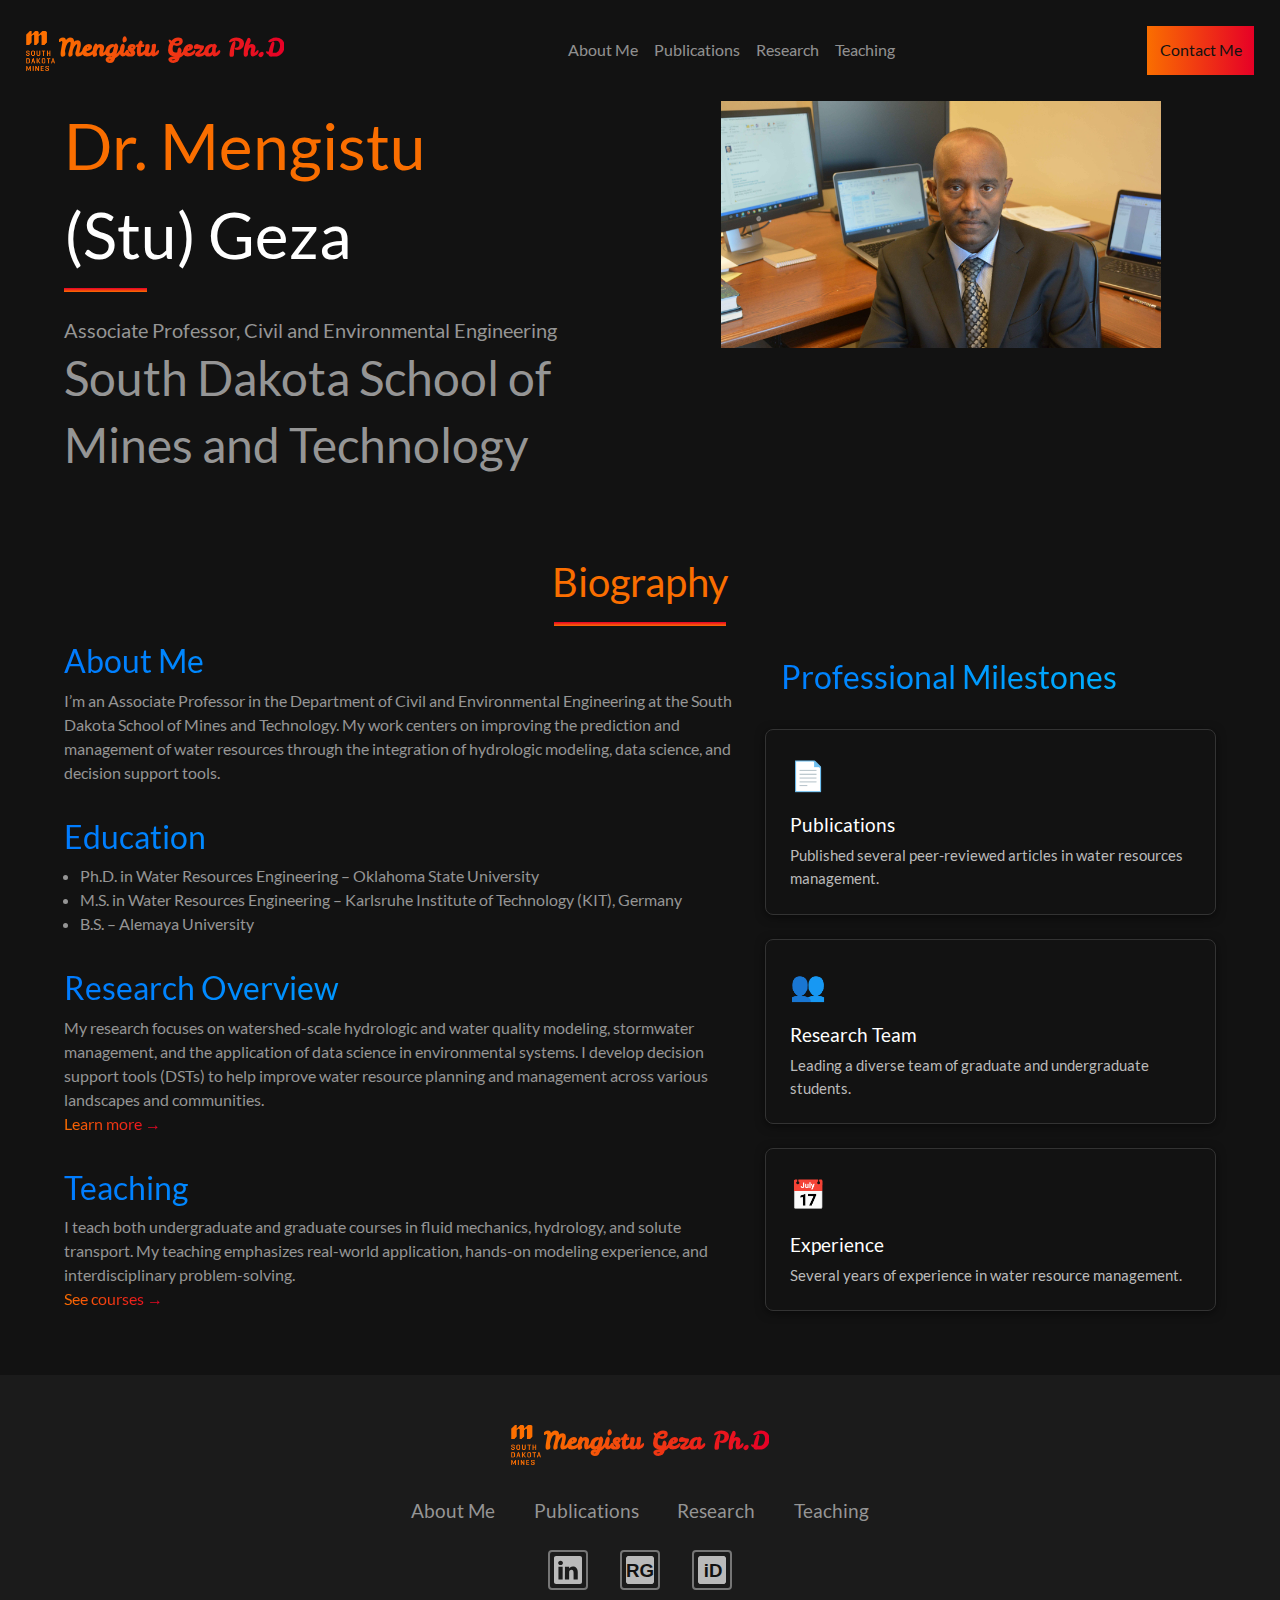
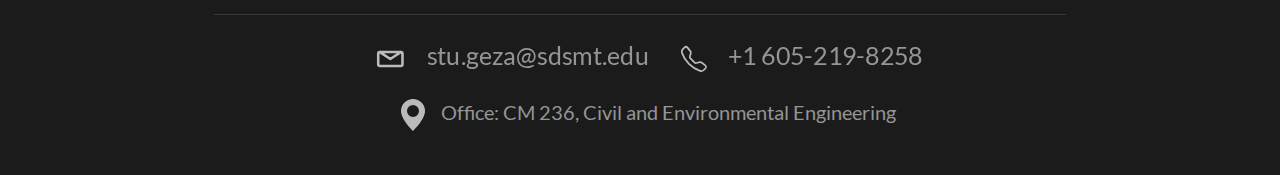
<file: index.html>
<!DOCTYPE html>
<html lang="en">

<head>
  <meta charset="UTF-8">
  <meta name="viewport" content="width=device-width, initial-scale=1.0">
  <title>Mengistu Geza Portfolio</title>
  <!-- AOS Library CSS -->
  <link href="https://unpkg.com/aos@2.3.4/dist/aos.css" rel="stylesheet">
  <link href="css/bootstrap.min.css" rel="stylesheet">
  <link rel="stylesheet" href="css/boilerplate.css">
  <link rel="stylesheet" href="css/styles.css">
  <link rel="stylesheet" href="css/about.css">

</head>

<body>

  <nav class="navbar navbar-expand-md navbar-dark">
    <div class="container-fluid d-flex align-items-center justify-content-between">

      <!-- Mobile View: Toggler + Center Logo + Contact -->
      <div class="d-md-none d-flex align-items-center justify-content-between w-100 px-2">
        <!-- Toggler Button -->
        <button class="navbar-toggler custom-toggler" type="button" data-bs-toggle="offcanvas"
          data-bs-target="#mainNav">
          <div class="hamburger-lines">
            <span></span>
            <span></span>
            <span></span>
          </div>
        </button>

        <!-- Center Logo -->
        <a class="navbar-brand mx-auto text-center" href="#">
          <img src="images/stacked.png" alt="Logo" height="40" />
          <span class="gradient-text">Mengistu Geza Ph.D</span>
        </a>

        <!-- Contact Button -->
        <div>
          <a href="#contact" class="btn contact">Contact Me</a>
        </div>
      </div>

      <!-- Desktop View -->
      <div class="collapse navbar-collapse d-none d-md-flex justify-content-between w-100">
        <!-- Left Logo -->
        <div class="me-3">
          <a class="navbar-brand" href="#">
            <img src="images/stacked.png" alt="Logo" height="40" />
            <span class="gradient-text">Mengistu Geza Ph.D</span>
          </a>
        </div>

        <!-- Center Nav Links -->
        <ul class="navbar-nav mx-auto">
          <li class="current-page"><a class="nav-link" href="index.html">About Me</a></li>
          <li class="nav-item"><a class="nav-link" href="html/publications.html">Publications</a></li>
          <li class="nav-item"><a class="nav-link" href="html/research.html">Research</a></li>
          <li class="nav-item"><a class="nav-link" href="html/teaching.html">Teaching</a></li>
        </ul>

        <!-- Right Contact Button -->
        <div>
          <a href="#contact" class="btn contact">Contact Me</a>
        </div>
      </div>

      <!-- Offcanvas for Mobile -->
      <div class="offcanvas offcanvas-start bg-dark text-white d-md-none" tabindex="-1" id="mainNav">
        <div class="offcanvas-header">
          <h5 class="offcanvas-title gradient-text">More</h5>
          <button type="button" class="btn-close btn-close-white" data-bs-dismiss="offcanvas"></button>
        </div>
        <div class="offcanvas-body">
          <ul class="navbar-nav">
            <li class="nav-item current-page"><a class="nav-link" href="index.html">About Me</a></li>
            <li class="nav-item"><a class="nav-link" href="html/publications.html">Publications</a></li>
            <li class="nav-item"><a class="nav-link" href="html/research.html">Research</a></li>
            <li class="nav-item"><a class="nav-link" href="html/teaching.html">Teaching</a></li>
          </ul>
        </div>
      </div>

    </div>
  </nav>
  <section id="home">
    <div class="hero-content">

      <p class="my-0" id="name">Dr. Mengistu </p>
      <p class="my-0" id="stu">(Stu) Geza</p>
      <div class="custom-underline"></div>

      <p class="lead">Associate Professor, Civil and Environmental Engineering</p>
      <p class="display-5">South Dakota School of Mines and Technology</p>
      <!-- <p class="mb-3">I’m a researcher, educator, and water resources engineer focused on advancing sustainable and data-driven
        solutions for hydrologic and water quality challenges. I integrate fieldwork, modeling, and data science to
        support smarter water management decisions.</p> -->
      <div>
        <!-- <a href="assets/Content.pdf" download class="btn contact">Download CV -->
</a>
      </div>
    </div>
    <div class="image-container">
      <img src="images/updated-hero-bg.jpg" alt="Hero Background" />
    </div>
  </section>

  <section id="main-content">
    <h1 class="text-3xl font-bold mb-6 text-center">Biography
    </h1>
    <div class="custom-underline m-auto w-5"></div>

    <div id="body">
      <div id="biography">
        <!-- About Me -->
        <div class="mb-6">
          <h2 class="text-xl font-semibold mb-2">About Me</h2>
          <p>
            I’m an Associate Professor in the Department of Civil and Environmental Engineering at the South Dakota
            School
            of Mines and Technology. My work centers on improving the prediction and management of water resources
            through
            the integration of hydrologic modeling, data science, and decision support tools.
          </p>
        </div>
        <!-- Education -->
        <div class="mb-6">
          <h2 class="text-xl font-semibold mb-2">Education</h2>
          <ul class="list-disc list-inside">
            <li>Ph.D. in Water Resources Engineering – Oklahoma State University</li>
            <li>M.S. in Water Resources Engineering – Karlsruhe Institute of Technology (KIT), Germany</li>
            <li>B.S. – Alemaya University</li>
          </ul>
        </div>
        <!-- Research Summary -->
        <div class="mb-6">
          <h2 class="text-xl font-semibold mb-2">Research Overview</h2>
          <p>
            My research focuses on watershed-scale hydrologic and water quality modeling, stormwater management, and the
            application of data science in environmental systems. I develop decision support tools (DSTs) to help
            improve
            water resource planning and management across various landscapes and communities.
          </p>
          <a href="html/research.html" class="red-links">Learn more →</a>
        </div>
        <!-- Teaching Summary -->
        <div class="mb-6">
          <h2 class="text-xl font-semibold mb-2">Teaching</h2>
          <p>
            I teach both undergraduate and graduate courses in fluid mechanics, hydrology, and solute transport. My
            teaching
            emphasizes real-world application, hands-on modeling experience, and interdisciplinary problem-solving.
          </p>
          <a href="html/teachings.html" class="red-links">See courses →</a>
        </div>
      </div>
      <div class="achievements-section">
        <h2>Professional Milestones</h2>
        <div class="cards-container">

          <a href="html/publications.html" >
            <div class="card">
              <div class="icon">📄</div>
              <h5>Publications</h5>
              <p>Published several peer-reviewed articles in water resources management.</p>
            </div>
          </a>

          <a href="html/research.html" > 
            <div class="card" >
              <div class="icon">👥</div>
              <h5>Research Team</h5>
              <p>Leading a diverse team of graduate and undergraduate students.</p>
            </div>
          </a>

          <a href="html/teaching.html" >
            <div class="card" >
              <div class="icon">📅</div>
              <h5>Experience</h5>
              <p>Several years of experience in water resource management.</p>
            </div>
          </a>

        </div>
      </div>
    </div>
  </section>
  </section>
  <footer id="contact" >
    <a class="text-center my-3" href="#">
      <img src="images/stacked.png" alt="Logo" height="40" />
      <span class="gradient-text">Mengistu Geza Ph.D</span>
    </a>
    <div class="footer-links my-3">
      <a class="nav-link" href="index.html">About Me</a>
      <a class="nav-link" href="html/publications.html">Publications</a>
      <a class="nav-link" href="html/research.html">Research</a>
      <a class="nav-link" href="html/teaching.html">Teaching</a>
    </div>
    <div class="social-media">
      <a href="https://www.linkedin.com/in/geza-mengistu-b65273139/"><svg xmlns="http://www.w3.org/2000/svg" width="24" height="24" fill="currentColor"
          class="bi bi-linkedin" viewBox="0 0 16 16">
          <path
            d="M0 1.146C0 .513.526 0 1.175 0h13.65C15.474 0 16 .513 16 1.146v13.708c0 .633-.526 1.146-1.175 1.146H1.175C.526 16 0 15.487 0 14.854zm4.943 12.248V6.169H2.542v7.225zm-1.2-8.212c.837 0 1.358-.554 1.358-1.248-.015-.709-.52-1.248-1.342-1.248S2.4 3.226 2.4 3.934c0 .694.521 1.248 1.327 1.248zm4.908 8.212V9.359c0-.216.016-.432.08-.586.173-.431.568-.878 1.232-.878.869 0 1.216.662 1.216 1.634v3.865h2.401V9.25c0-2.22-1.184-3.252-2.764-3.252-1.274 0-1.845.7-2.165 1.193v.025h-.016l.016-.025V6.169h-2.4c.03.678 0 7.225 0 7.225z" />
        </svg></a>
      <a href="https://www.researchgate.net/profile/Mengistu-Geza"><svg xmlns="http://www.w3.org/2000/svg" width="24" height="24" viewBox="0 0 24 24" fill="#bababa">
          <circle cx="12" cy="12" r="16" stroke="none" />
          <text x="0" y="18" font-family="Arial, sans-serif" font-size="16" font-weight="bold" fill="#121212">RG</text>
        </svg>
      </a>
      <a href=""><svg xmlns="http://www.w3.org/2000/svg" width="24" height="24" viewBox="0 0 24 24" fill="currentColor">
          <circle cx="12" cy="12" r="16" />
          <text x="5" y="18" font-family="Arial, sans-serif" font-size="16" font-weight="bold" fill="#121212">iD</text>
        </svg>
      </a>
    </div>
    <hr>

    <div class="contact">
      <p class="email"><a href="mailto:stu.geza@sdsmt.edu">
          <svg xmlns="http://www.w3.org/2000/svg" width="24" height="24" fill="none" viewBox="0 0 24 24">
            <path d="M6 8h12a1 1 0 011 1v6a1 1 0 01-1 1H6a1 1 0 01-1-1V9a1 1 0 011-1zm0 0l6 4 6-4" stroke="#bababa"
              stroke-width="1.5" stroke-linecap="round" stroke-linejoin="round" />
          </svg><span>stu.geza@sdsmt.edu</span>
        </a></p>
      <p class="phone">
        <a href="tel:+16052198258">
          <svg xmlns="http://www.w3.org/2000/svg" width="10" height="16" fill="currentColor" class="bi bi-telephone"
            viewBox="0 0 16 16">
            <path
              d="M3.654 1.328a.678.678 0 0 0-1.015-.063L1.605 2.3c-.483.484-.661 1.169-.45 1.77a17.6 17.6 0 0 0 4.168 6.608 17.6 17.6 0 0 0 6.608 4.168c.601.211 1.286.033 1.77-.45l1.034-1.034a.678.678 0 0 0-.063-1.015l-2.307-1.794a.68.68 0 0 0-.58-.122l-2.19.547a1.75 1.75 0 0 1-1.657-.459L5.482 8.062a1.75 1.75 0 0 1-.46-1.657l.548-2.19a.68.68 0 0 0-.122-.58zM1.884.511a1.745 1.745 0 0 1 2.612.163L6.29 2.98c.329.423.445.974.315 1.494l-.547 2.19a.68.68 0 0 0 .178.643l2.457 2.457a.68.68 0 0 0 .644.178l2.189-.547a1.75 1.75 0 0 1 1.494.315l2.306 1.794c.829.645.905 1.87.163 2.611l-1.034 1.034c-.74.74-1.846 1.065-2.877.702a18.6 18.6 0 0 1-7.01-4.42 18.6 18.6 0 0 1-4.42-7.009c-.362-1.03-.037-2.137.703-2.877z" />
          </svg>
          <span>+1 605-219-8258</span>
        </a>
      </p>

    </div>
    <p class="my-0 h5"><svg xmlns="http://www.w3.org/2000/svg" width="16" height="16" fill="currentColor"
        class="bi bi-geo-alt-fill" viewBox="0 0 16 16">
        <path d="M8 16s6-5.686 6-10A6 6 0 0 0 2 6c0 4.314 6 10 6 10m0-7a3 3 0 1 1 0-6 3 3 0 0 1 0 6" />
      </svg>Office: CM 236, Civil and Environmental Engineering</p>
  </footer>
  <script src="js/bootstrap.bundle.min.js"></script>
  <!-- AOS Library JS -->

</body>

</html>
</file>
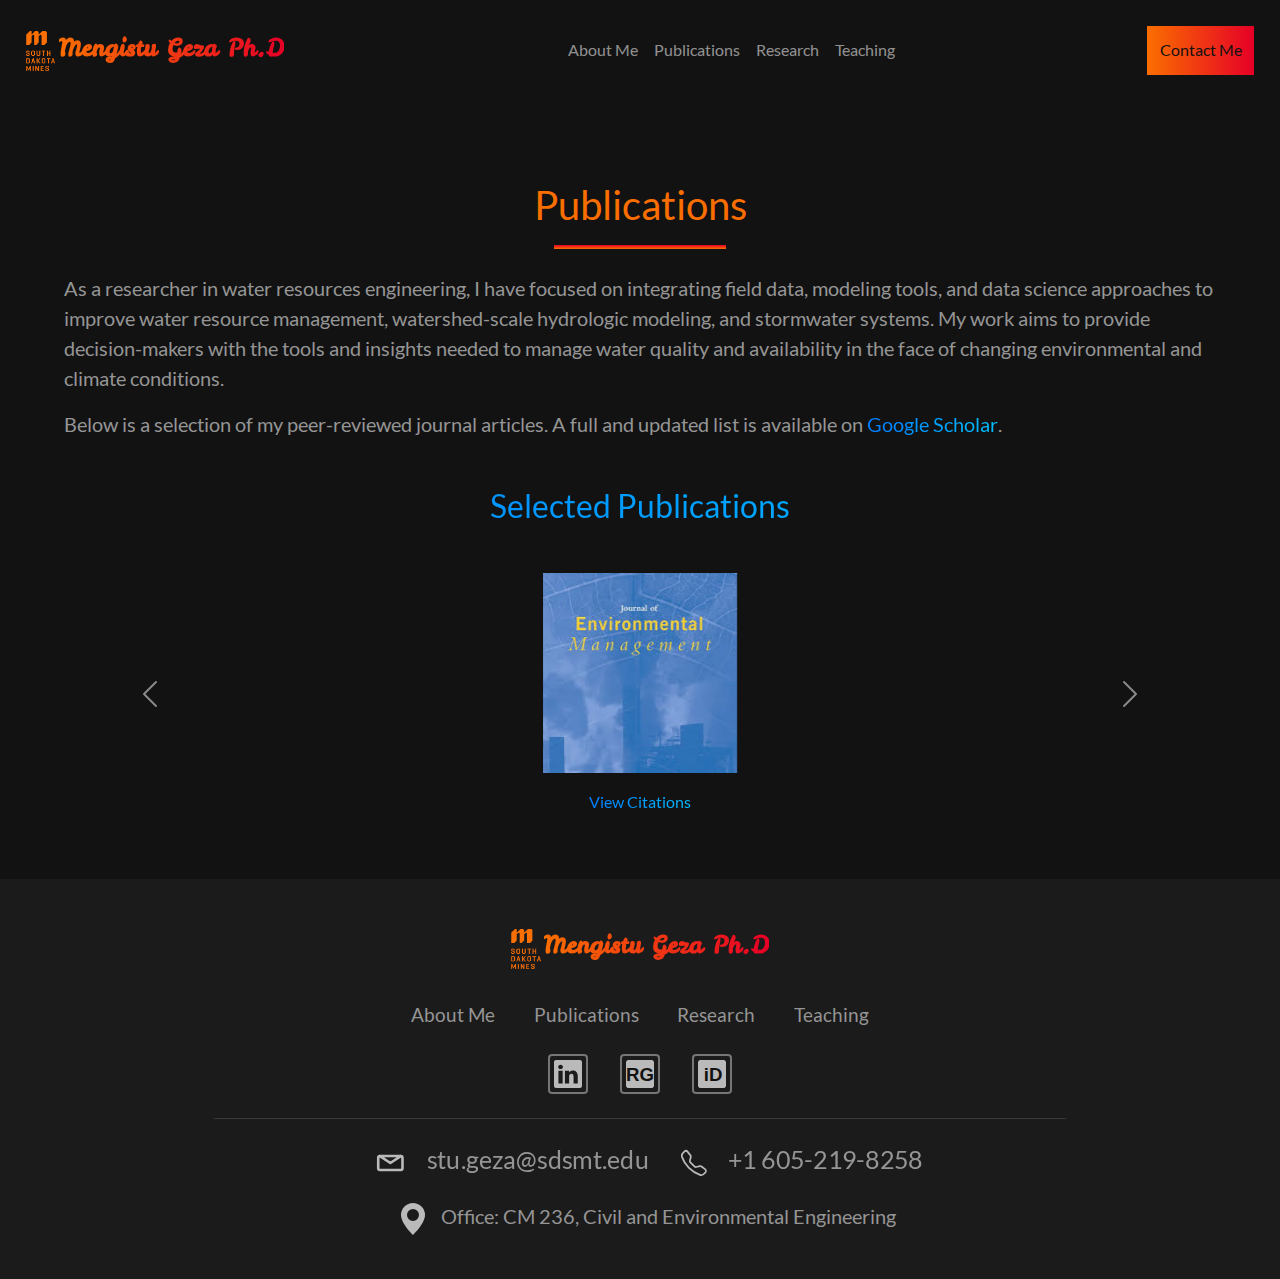
<file: html/publications.html>
<!DOCTYPE html>
<html lang="en">

<head>
  <meta charset="UTF-8">
  <meta name="viewport" content="width=device-width, initial-scale=1.0">
  <title>Mengistu Geza Portfolio</title>
  <link href="../css/bootstrap.min.css" rel="stylesheet">
  <link rel="stylesheet" href="../css/boilerplate.css">

  <link rel="stylesheet" href="../css/styles.css">
</head>

<body>

  <nav class="navbar navbar-expand-md navbar-dark">
    <div class="container-fluid d-flex align-items-center justify-content-between">

      <!-- Mobile View: Toggler + Center Logo + Contact -->
      <div class="d-md-none d-flex align-items-center justify-content-between w-100 px-2">
        <!-- Toggler Button -->
        <button class="navbar-toggler custom-toggler" type="button" data-bs-toggle="offcanvas"
          data-bs-target="#mainNav">
          <div class="hamburger-lines">
            <span></span>
            <span></span>
            <span></span>
          </div>
        </button>

        <!-- Center Logo -->
        <a class="navbar-brand mx-auto text-center" href="#">
          <img src="../images/stacked.png" alt="Logo" height="40" />
          <span class="gradient-text">Mengistu Geza Ph.D</span>
        </a>

        <!-- Contact Button -->
        <div>
          <a href="#contact" class="btn contact">Contact Me</a>
        </div>
      </div>

      <!-- Desktop View -->
      <div class="collapse navbar-collapse d-none d-md-flex justify-content-between w-100">
        <!-- Left Logo -->
        <div class="me-3">
          <a class="navbar-brand" href="#">
            <img src="../images/stacked.png" alt="Logo" height="40" />
            <span class="gradient-text">Mengistu Geza Ph.D</span>
          </a>
        </div>

        <!-- Center Nav Links -->
        <ul class="navbar-nav mx-auto">
          <li class="nav-item"><a class="nav-link" href="../index.html">About Me</a></li>
          <li class="nav-item"><a class="nav-link" href="./publications.html">Publications</a></li>
          <li class="nav-item"><a class="nav-link" href="./research.html">Research</a></li>
          <li class="nav-item"><a class="nav-link" href="./teaching.html">Teaching</a></li>
        </ul>

        <!-- Right Contact Button -->
        <div>
          <a href="#contact" class="btn contact">Contact Me</a>
        </div>
      </div>

      <!-- Offcanvas for Mobile -->
      <div class="offcanvas offcanvas-start bg-dark text-white d-md-none" tabindex="-1" id="mainNav">
        <div class="offcanvas-header">
          <h5 class="offcanvas-title gradient-text">More</h5>
          <button type="button" class="btn-close btn-close-white" data-bs-dismiss="offcanvas"></button>
        </div>
        <div class="offcanvas-body">
          <ul class="navbar-nav">
            <li class="nav-item"><a class="nav-link" href="../index.html">About Me</a></li>
            <li class="nav-item"><a class="nav-link" href="./publications.html">Publications</a></li>
            <li class="nav-item"><a class="nav-link" href="./research.html">Research</a></li>
            <li class="nav-item"><a class="nav-link" href="./teaching.html">Teaching</a></li>
          </ul>
        </div>
      </div>

    </div>
  </nav>
  <section id="publications">
    <h1>Publications</h1>
    <div class="custom-underline mx-auto"></div>

    <p class="lead">As a researcher in water resources engineering, I have focused on integrating field data, modeling
      tools, and data science approaches to improve water resource management, watershed-scale hydrologic modeling, and
      stormwater systems. My work aims to provide decision-makers with the tools and insights needed to manage water
      quality and availability in the face of changing environmental and climate conditions.</p>

    <p class="lead my-3">Below is a selection of my peer-reviewed journal articles. A full and updated list is available on
      <a href="https://scholar.google.com/citations?user=ZS1EgUIAAAAJ&hl=en" class="gradient-blue-link">Google Scholar</a>.</p>

    <h2 class="text-center my-5 ">Selected Publications</h2>

    <!-- View Citations Button -->

    <!-- Carousel -->
    <div id="publicationCarousel" class="carousel slide" data-bs-ride="carousel">
      <div class="carousel-inner">

        <div class="carousel-item active text-center">
          <a href="https://www.sciencedirect.com/science/article/abs/pii/S0301479707000990" target="_blank">
            <img src="../images/thumb1.jpeg" class="d-block mx-auto mb-3" alt="SWAT Model" style="max-height: 200px;">
          </a>
          <div class="collapse citation mt-2">
            <p class="small">Geza, M., & McCray, J. E. (2008). Effects of soil data resolution on SWAT model stream flow
              and water quality predictions. <em>Journal of Environmental Management</em>, 88(3), 393–406.</p>
          </div>
        </div>

        <div class="carousel-item text-center">
          <a href="https://www.sciencedirect.com/science/article/pii/S221458181500018X" target="_blank">
            <img src="../images/thumb2.jpeg" class="d-block mx-auto mb-3" alt="Colorado River" style="max-height: 200px;">
          </a>
          <div class="collapse citation mt-2">
            <p class="small">Kopytkovskiy, M., Geza, M., & McCray, J. E. (2015). Climate-change impacts on water
              resources and hydropower potential in the Upper Colorado River Basin. <em>Journal of Hydrology: Regional
                Studies</em>, 3, 473–493.</p>
          </div>
        </div>

        <div class="carousel-item text-center">
          <a href="https://www.sciencedirect.com/science/article/pii/S221458181500018X" target="_blank">
            <img src="../images/thumb2.jpeg" class="d-block mx-auto mb-3" alt="Mountain Watershed"
              style="max-height: 200px;">
          </a>
          <div class="collapse citation mt-2">
            <p class="small">Geza, M., Poeter, E. P., & McCray, J. E. (2009). Quantifying predictive uncertainty for a
              mountain-watershed model. <em>Journal of Hydrology</em>, 376(1), 170–181.</p>
          </div>
        </div>

        <div class="carousel-item text-center">
          <a href="https://www.sciencedirect.com/science/article/abs/pii/S0301479720313347" target="_blank">
            <img src="../images/thumb1.jpeg" class="d-block mx-auto mb-3" alt="GIP-SWMM Tool" style="max-height: 200px;">
          </a>
          <div class="collapse citation mt-2">
            <p class="small">Shojaeizadeh, A., Geza, M., & Hogue, T. S. (2021). GIP-SWMM: A new green infrastructure
              placement tool coupled with SWMM. <em>Journal of Environmental Management</em>, 277, 111409.</p>
          </div>
        </div>

        <div class="carousel-item text-center">
          <a href="https://ascelibrary.org/doi/abs/10.1061/%28ASCE%29EE.1943-7870.0001998" target="_blank">
            <img src="../images/thumb4.jpg" class="d-block mx-auto mb-3" alt="TSS Prediction" style="max-height: 200px;">
          </a>
          <div class="collapse citation mt-2">
            <p class="small">Moeini, M., Shojaeizadeh, A., & Geza, M. (2022). Supervised stacking ensemble machine
              learning approach for enhancing prediction of total suspended solids concentration in urban watersheds.
              <em>Journal of Environmental Engineering</em>, 148(6), 04022026.
            </p>
          </div>
        </div>

        <div class="carousel-item text-center">
          <a href="https://www.sciencedirect.com/science/article/abs/pii/S2214714418303350" target="_blank">
            <img src="../images/thumb6.jpg.crdownload" class="d-block mx-auto mb-3" alt="iDST Tool" style="max-height: 200px;">
          </a>
          <div class="collapse citation mt-2">
            <p class="small">Geza, M., Ma, G., Kim, H., Cath, T. Y., & Xu, P. (2018). iDST: An integrated decision
              support tool for treatment and beneficial use of non-traditional water supplies–Part I. Methodology.
              <em>Journal of Water Process Engineering</em>, 25, 236–246.
            </p>
          </div>
        </div>

      </div>
      <div class="text-center">
        <button id="toggleCitationsBtn" class="gradient-blue-link">View Citations</button>
      </div>

      <!-- Carousel Controls -->
      <button class="carousel-control-prev" type="button" data-bs-target="#publicationCarousel" data-bs-slide="prev">
        <span class="carousel-control-prev-icon"></span>
      </button>
      <button class="carousel-control-next" type="button" data-bs-target="#publicationCarousel" data-bs-slide="next">
        <span class="carousel-control-next-icon"></span>
      </button>
    </div>

    </div>
    <!-- <ul>
    <li>Geza, M., & McCray, J. E. (2008). Effects of soil data resolution on SWAT model streamflow and water quality predictions. Journal of Environmental Management, 88(3), 393–406.</li>
    
    <li>Kopytkovskiy, M., Geza, M., & McCray, J. E. (2015). Climate-change impacts on water resources and hydropower potential in the Upper Colorado River Basin. Journal of Hydrology: Regional Studies, 3, 473–493.</li>
    
    <li>Geza, M., Poeter, E. P., & McCray, J. E. (2009). Quantifying predictive uncertainty for a mountain-watershed model. Journal of Hydrology, 376(1), 170–181.</li>
    
    <li>Shojaeizadeh, A., Geza, M., & Hogue, T. S. (2021). GIP-SWMM: A new green infrastructure placement tool coupled with SWMM. Journal of Environmental Management, 277, 111409.</li>
    
    <li>Moeini, M., Shojaeizadeh, A., & Geza, M. (2022). Supervised stacking ensemble machine learning approach for enhancing prediction of total suspended solids concentration in urban watersheds. Journal of Environmental Engineering, 148(6), 04022026.</li>
    
    <li>Geza, M., Ma, G., Kim, H., Cath, T. Y., & Xu, P. (2018). iDST: An integrated decision support tool for treatment and beneficial use of non-traditional water supplies–Part I. Methodology. Journal of Water Process Engineering, 25, 236–246.</li>
  </ul> -->
  </section>
<footer id="contact" data-aos="fade-in">
    <a class="text-center my-3" href="#">
      <img src="../images/stacked.png" alt="Logo" height="40" />
      <span class="gradient-text">Mengistu Geza Ph.D</span>
    </a>
    <div class="footer-links my-3">
      <a class="nav-link" href="index.html">About Me</a>
      <a class="nav-link" href="html/publications.html">Publications</a>
      <a class="nav-link" href="html/research.html">Research</a>
      <a class="nav-link" href="html/teaching.html">Teaching</a>
    </div>
    <div class="social-media">
      <a href="https://www.linkedin.com/in/geza-mengistu-b65273139/"><svg xmlns="http://www.w3.org/2000/svg" width="24" height="24" fill="currentColor"
          class="bi bi-linkedin" viewBox="0 0 16 16">
          <path
            d="M0 1.146C0 .513.526 0 1.175 0h13.65C15.474 0 16 .513 16 1.146v13.708c0 .633-.526 1.146-1.175 1.146H1.175C.526 16 0 15.487 0 14.854zm4.943 12.248V6.169H2.542v7.225zm-1.2-8.212c.837 0 1.358-.554 1.358-1.248-.015-.709-.52-1.248-1.342-1.248S2.4 3.226 2.4 3.934c0 .694.521 1.248 1.327 1.248zm4.908 8.212V9.359c0-.216.016-.432.08-.586.173-.431.568-.878 1.232-.878.869 0 1.216.662 1.216 1.634v3.865h2.401V9.25c0-2.22-1.184-3.252-2.764-3.252-1.274 0-1.845.7-2.165 1.193v.025h-.016l.016-.025V6.169h-2.4c.03.678 0 7.225 0 7.225z" />
        </svg></a>
      <a href="https://www.researchgate.net/profile/Mengistu-Geza"><svg xmlns="http://www.w3.org/2000/svg" width="24" height="24" viewBox="0 0 24 24" fill="#bababa">
          <circle cx="12" cy="12" r="16" stroke="none" />
          <text x="0" y="18" font-family="Arial, sans-serif" font-size="16" font-weight="bold" fill="#121212">RG</text>
        </svg>
      </a>
      <a href=""><svg xmlns="http://www.w3.org/2000/svg" width="24" height="24" viewBox="0 0 24 24" fill="currentColor">
          <circle cx="12" cy="12" r="16" />
          <text x="5" y="18" font-family="Arial, sans-serif" font-size="16" font-weight="bold" fill="#121212">iD</text>
        </svg>
      </a>
    </div>
    <hr>

    <div class="contact">
      <p class="email"><a href="mailto:stu.geza@sdsmt.edu">
          <svg xmlns="http://www.w3.org/2000/svg" width="24" height="24" fill="none" viewBox="0 0 24 24">
            <path d="M6 8h12a1 1 0 011 1v6a1 1 0 01-1 1H6a1 1 0 01-1-1V9a1 1 0 011-1zm0 0l6 4 6-4" stroke="#bababa"
              stroke-width="1.5" stroke-linecap="round" stroke-linejoin="round" />
          </svg><span>stu.geza@sdsmt.edu</span>
        </a></p>
      <p class="phone">
        <a href="tel:+16052198258">
          <svg xmlns="http://www.w3.org/2000/svg" width="10" height="16" fill="currentColor" class="bi bi-telephone"
            viewBox="0 0 16 16">
            <path
              d="M3.654 1.328a.678.678 0 0 0-1.015-.063L1.605 2.3c-.483.484-.661 1.169-.45 1.77a17.6 17.6 0 0 0 4.168 6.608 17.6 17.6 0 0 0 6.608 4.168c.601.211 1.286.033 1.77-.45l1.034-1.034a.678.678 0 0 0-.063-1.015l-2.307-1.794a.68.68 0 0 0-.58-.122l-2.19.547a1.75 1.75 0 0 1-1.657-.459L5.482 8.062a1.75 1.75 0 0 1-.46-1.657l.548-2.19a.68.68 0 0 0-.122-.58zM1.884.511a1.745 1.745 0 0 1 2.612.163L6.29 2.98c.329.423.445.974.315 1.494l-.547 2.19a.68.68 0 0 0 .178.643l2.457 2.457a.68.68 0 0 0 .644.178l2.189-.547a1.75 1.75 0 0 1 1.494.315l2.306 1.794c.829.645.905 1.87.163 2.611l-1.034 1.034c-.74.74-1.846 1.065-2.877.702a18.6 18.6 0 0 1-7.01-4.42 18.6 18.6 0 0 1-4.42-7.009c-.362-1.03-.037-2.137.703-2.877z" />
          </svg>
          <span>+1 605-219-8258</span>
        </a>
      </p>

    </div>
    <p class="my-0 h5"><svg xmlns="http://www.w3.org/2000/svg" width="16" height="16" fill="currentColor"
        class="bi bi-geo-alt-fill" viewBox="0 0 16 16">
        <path d="M8 16s6-5.686 6-10A6 6 0 0 0 2 6c0 4.314 6 10 6 10m0-7a3 3 0 1 1 0-6 3 3 0 0 1 0 6" />
      </svg>Office: CM 236, Civil and Environmental Engineering</p>
  </footer>
  <script src="../js/bootstrap.bundle.min.js"></script>
  <script>
    document.addEventListener("DOMContentLoaded", function () {
      const toggleBtn = document.getElementById("toggleCitationsBtn");
      toggleBtn.addEventListener("click", () => {
        const citations = document.querySelectorAll(".citation");
        citations.forEach(cite => new bootstrap.Collapse(cite, { show: true }));
        toggleBtn.style.display = "none";
      });
    });
  </script>




</body>

</html>
</file>
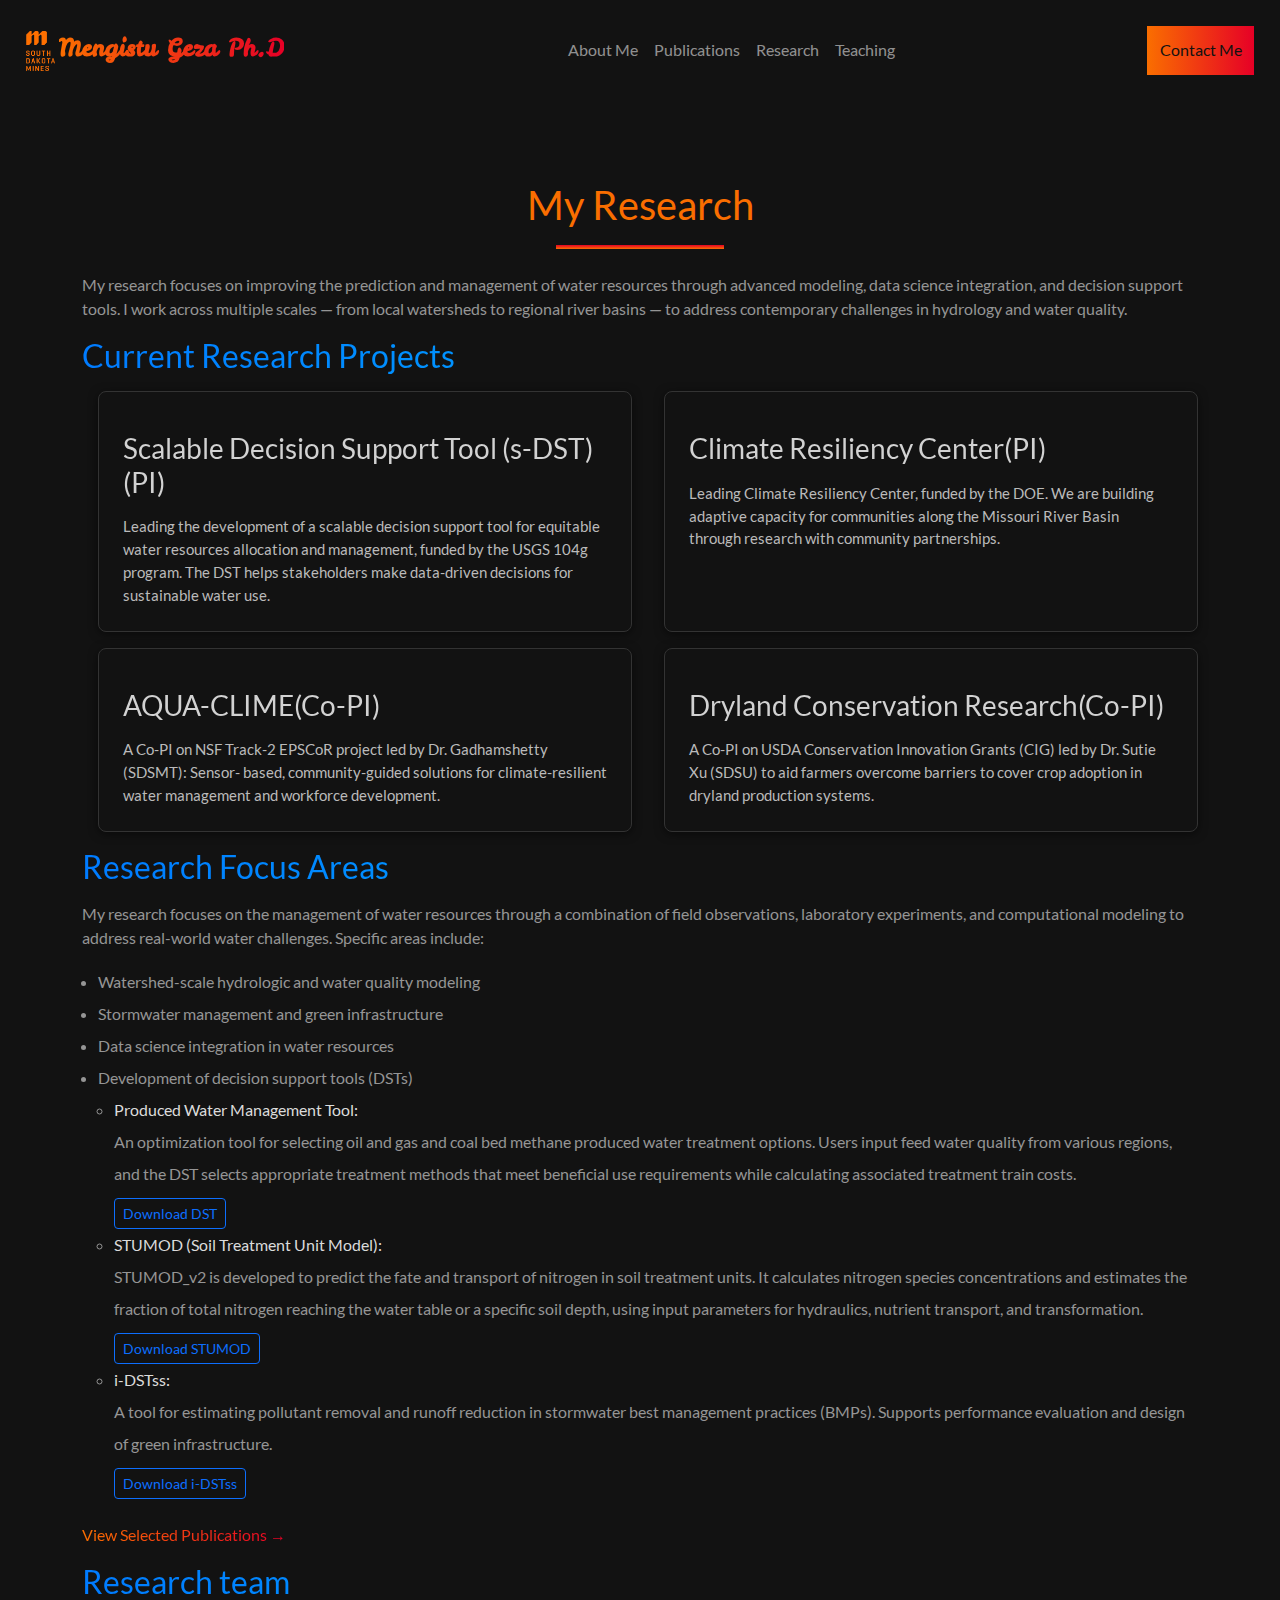
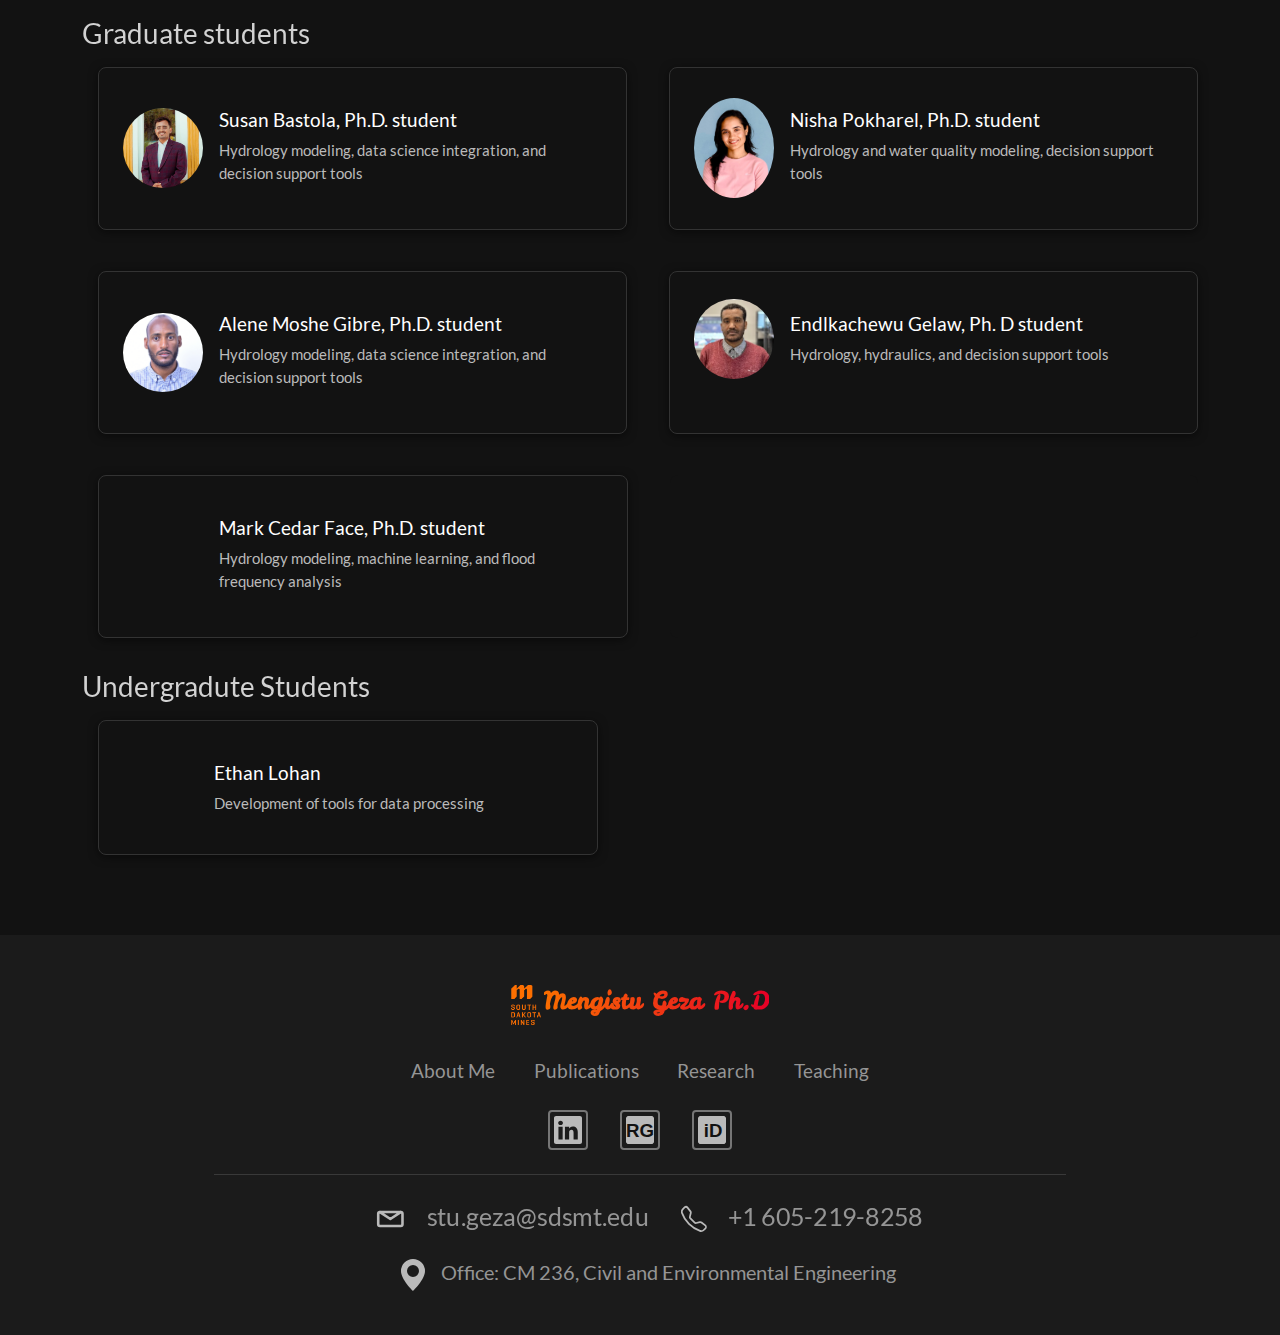
<file: html/research.html>
<!DOCTYPE html>
<html lang="en">

<head>
  <meta charset="UTF-8">
  <meta name="viewport" content="width=device-width, initial-scale=1.0">
  <title>Mengistu Geza Portfolio</title>
  <link href="../css/bootstrap.min.css" rel="stylesheet">
  <link rel="stylesheet" href="../css/boilerplate.css">
  <link rel="stylesheet" href="../css/styles.css">
  <link rel="stylesheet" href="../css/research.css">
</head>

<body>

  <nav class="navbar navbar-expand-md navbar-dark">
    <div class="container-fluid d-flex align-items-center justify-content-between">

      <!-- Mobile View: Toggler + Center Logo + Contact -->
      <div class="d-md-none d-flex align-items-center justify-content-between w-100 px-2">
        <!-- Toggler Button -->
        <button class="navbar-toggler custom-toggler" type="button" data-bs-toggle="offcanvas"
          data-bs-target="#mainNav">
          <div class="hamburger-lines">
            <span></span>
            <span></span>
            <span></span>
          </div>
        </button>

        <!-- Center Logo -->
        <a class="navbar-brand mx-auto text-center" href="#">
          <img src="../images/stacked.png" alt="Logo" height="40" />
          <span class="gradient-text">Mengistu Geza Ph.D</span>
        </a>

        <!-- Contact Button -->
        <div>
          <a href="#contact" class="btn contact">Contact Me</a>
        </div>
      </div>

      <!-- Desktop View -->
      <div class="collapse navbar-collapse d-none d-md-flex justify-content-between w-100">
        <!-- Left Logo -->
        <div class="me-3">
          <a class="navbar-brand" href="#">
            <img src="../images/stacked.png" alt="Logo" height="40" />
            <span class="gradient-text">Mengistu Geza Ph.D</span>
          </a>
        </div>

        <!-- Center Nav Links -->
        <ul class="navbar-nav mx-auto">
          <li class="nav-item"><a class="nav-link" href="../index.html">About Me</a></li>
          <li class="nav-item"><a class="nav-link" href="./publications.html">Publications</a></li>
          <li class="nav-item"><a class="nav-link" href="./research.html">Research</a></li>
          <li class="nav-item"><a class="nav-link" href="./teaching.html">Teaching</a></li>
        </ul>

        <!-- Right Contact Button -->
        <div>
          <a href="#contact" class="btn contact">Contact Me</a>
        </div>
      </div>

      <!-- Offcanvas for Mobile -->
      <div class="offcanvas offcanvas-start bg-dark text-white d-md-none" tabindex="-1" id="mainNav">
        <div class="offcanvas-header">
          <h5 class="offcanvas-title gradient-text">More</h5>
          <button type="button" class="btn-close btn-close-white" data-bs-dismiss="offcanvas"></button>
        </div>
        <div class="offcanvas-body">
          <ul class="navbar-nav">
            <li class="nav-item"><a class="nav-link" href="../index.html">About Me</a></li>
            <li class="nav-item"><a class="nav-link" href="./publications.html">Publications</a></li>
            <li class="nav-item"><a class="nav-link" href="./research.html">Research</a></li>
            <li class="nav-item"><a class="nav-link" href="./teaching.html">Teaching</a></li>
          </ul>
        </div>
      </div>

    </div>
  </nav>

  <section class="research container">
    <h1>My Research</h1>
    <div class="custom-underline mx-auto"></div>

    <p>
      My research focuses on improving the prediction and management of water resources
      through advanced modeling, data science integration, and decision support tools.
      I work across multiple scales — from local watersheds to regional river basins —
      to address contemporary challenges in hydrology and water quality.
    </p>

    <h2>Current Research Projects</h2>

    <div class="projects">
      <div class="project card">
        <h3>Scalable Decision Support Tool (s-DST)(PI)</h3>
        <p>
          Leading the development of a scalable decision support tool for equitable water
          resources allocation and management, funded by the USGS 104g program. The DST
          helps stakeholders make data-driven decisions for sustainable water use.
        </p>
      </div>
      <div class="project card">
        <h3>Climate Resiliency Center(PI)</h3>
        <p>
          Leading Climate Resiliency Center, funded by the DOE. We are building adaptive
          capacity for communities along the Missouri River Basin through research with
          community partnerships.
        </p>
      </div>
      <div class="project card">
        <h3>AQUA-CLIME(Co-PI)</h3>
        <p>
          A Co-PI on NSF Track-2 EPSCoR project led by Dr. Gadhamshetty (SDSMT): Sensor-
          based, community-guided solutions for climate-resilient water management and
          workforce development.
        </p>
      </div>
      <div class="project card">
        <h3>Dryland Conservation Research(Co-PI)</h3>
        <p>
          A Co-PI on USDA Conservation Innovation Grants (CIG) led by Dr. Sutie Xu (SDSU) to
          aid farmers overcome barriers to cover crop adoption in dryland production systems.
        </p>
      </div>
    </div>

    <h2>Research Focus Areas</h2>
    <p class="mb-3">My research focuses on the management of water resources through a
      combination of field observations, laboratory experiments, and computational
      modeling to address real-world water challenges. Specific areas include:</p>
    <ul class="mb-4">
      <li>Watershed-scale hydrologic and water quality modeling</li>
      <li>Stormwater management and green infrastructure</li>
      <li>Data science integration in water resources</li>
      <li>
        Development of decision support tools (DSTs)
        <ul>
          <li>
            <strong>Produced Water Management Tool:</strong><br>
            An optimization tool for selecting oil and gas and coal bed methane produced water
            treatment options. Users input feed water quality from various regions, and the DST
            selects appropriate treatment methods that meet beneficial use requirements while
            calculating associated treatment train costs.
            <br><a href="https://docs.google.com/spreadsheets/d/1uNHEMSKJbHiI90-BWvs-N388E11SuTsH/export?format=xlsx"
              class="btn btn-sm btn-outline-primary mt-2">Download DST</a>
          </li>
          <li>
            <strong>STUMOD (Soil Treatment Unit Model):</strong><br>
            STUMOD_v2 is developed to predict the fate and transport of nitrogen in soil treatment
            units. It calculates nitrogen species concentrations and estimates the fraction of total
            nitrogen reaching the water table or a specific soil depth, using input parameters for
            hydraulics, nutrient transport, and transformation.
            <br><a href="https://docs.google.com/spreadsheets/d/1TJzOQeQk6qjrDCujgk1_4_wweGEVYVOG/export?format=xlsx"
              class="btn btn-sm btn-outline-primary mt-2">Download STUMOD</a>
          </li>
          <li>
            <strong>i-DSTss:</strong><br>
            A tool for estimating pollutant removal and runoff reduction in stormwater best
            management practices (BMPs). Supports performance evaluation and design of green
            infrastructure.
            <br><a href="https://drive.google.com/uc?export=download&id=1fpLPXMaIG4C7GE2zsL0P6fwIdYSqjcZV"
              class="btn btn-sm btn-outline-primary mt-2">Download i-DSTss</a>
          </li>
        </ul>
      </li>
    </ul>


    <!-- <h2>Collaboration & Impact</h2>
    <p>
      My work brings together field observations, laboratory experiments, and
      computational modeling to tackle real-world water challenges. I actively
      collaborate with local communities, governmental agencies, and interdisciplinary
      research teams to develop solutions that are practical, scalable, and equitable.
    </p> -->

    <a href="./publications.html" class="red-links">View Selected Publications →</a>
    <h2>Research team</h2>
    <h3>Graduate students</h3>
    <div id="research-team" class="projects">

      <!-- Graduate Student: Susan Bastola -->
      <div class="card mb-3 project">
        <div class="row g-0">
          <div class="col-md-2 d-flex align-items-center justify-content-center">
            <img src="../images/susan.jpeg" class="img-fluid rounded-circle" alt="Portrait of Susan Bastola">
          </div>
          <div class="col-md-10">
            <div class="card-body">
              <h5 class="card-title">Susan Bastola, Ph.D. student</h5>
              <p class="card-text mb-1">
                Hydrology modeling, data science integration, and decision support tools
            </div>
          </div>
        </div>
      </div>

      <!-- Graduate Student: Nisha Pokharel -->
      <div class="card mb-3 project">
        <div class="row g-0">
          <div class="col-md-2 d-flex align-items-center justify-content-center">
            <img src="../images/nisha-portrait.jpeg" class="img-fluid rounded-circle" alt="Portrait of Nisha Pokharel">
          </div>
          <div class="col-md-10">
            <div class="card-body">
              <h5 class="card-title">Nisha Pokharel, Ph.D. student</h5>
              <p class="card-text mb-1">
                Hydrology and water quality modeling, decision support tools
              </p>
            </div>
          </div>
        </div>
      </div>

      <!-- Graduate Student: Alene Moshe Gibre -->
      <div class="card mb-3 project">
        <div class="row g-0">
          <div class="col-md-2 d-flex align-items-center justify-content-center">
            <img src="../images/alene.jpg" class="img-fluid rounded-circle" alt="Portrait of Nisha Pokharel">
          </div>
          <div class="col-md-10">
            <div class="card-body">
              <h5 class="card-title">Alene Moshe Gibre, Ph.D. student</h5>
              <p class="card-text mb-1">
                Hydrology modeling, data science integration, and decision support tools
              </p>
            </div>
          </div>
        </div>
      </div>


      <!-- Graduate Student: Endalkachewu Gelaw -->
      <div class="card mb-3 project">
        <div class=" row g-0">
          <div class="col-md-2 d-flex align-items-center justify-content-center">
            <img src="../images/endlkachewu.png" class="img-fluid rounded-circle" alt="Portrait of Ethan Lohan">
          </div>
          <div class="col-md-10">
            <div class="card-body">
              <h5 class="card-title">Endlkachewu Gelaw, Ph. D student</h5>
              <p class="card-text mb-0">
                Hydrology, hydraulics, and decision support tools
              </p>
            </div>
          </div>
        </div>
      </div>

      <!-- Graduate Student: Mark Cedar Face -->
      <div class="card mb-3 project">
        <div class="row g-0">
          <div class="col-md-2 d-flex align-items-center justify-content-center">
            <!-- <img src="../images/mark.png" class="img-fluid rounded-circle" alt="Portrait of Nisha Pokharel"> -->
          </div>
          <div class="col-md-10">
            <div class="card-body">
              <h5 class="card-title">Mark Cedar Face, Ph.D. student</h5>
              <p class="card-text mb-1">
                Hydrology modeling, machine learning, and flood frequency analysis
              </p>
            </div>
          </div>
        </div>
      </div>
      <div class="card mb-3 project">
        <div class="row g-0">
          <div class="col-md-2 d-flex align-items-center justify-content-center">
            <img src="../images/alene.jpg" class="img-fluid rounded-circle" alt="Portrait of Nisha Pokharel">
          </div>
          <div class="col-md-10">
            <div class="card-body">
              <h5 class="card-title">Alene Moshe Gibre, Ph.D. student</h5>
              <p class="card-text mb-1">
                Hydrology and water quality modeling
                Decision support tools
              </p>
            </div>
          </div>
        </div>
      </div>
    </div>
    <h3>Undergradute Students</h3>
    <!-- Undergraduate Student: Ethan Lohan -->
    <div class="card mb-3" style="max-width: 500px;">
      <div class="row g-0">
        <div class="col-md-2 d-flex align-items-center justify-content-center">
          <!-- <img src="https://via.placeholder.com/100" class="img-fluid rounded-circle" alt="Portrait of Ethan Lohan"> -->
        </div>
        <div class="col-md-10">
          <div class="card-body">
            <h5 class="card-title">Ethan Lohan</h5>
            <p class="card-text mb-0">
              Development of tools for data processing
            </p>
          </div>
        </div>
      </div>
    </div>
  </section>

  <footer id="contact">
    <a class="text-center my-3" href="#">
      <img src="../images/stacked.png" alt="Logo" height="40" />
      <span class="gradient-text">Mengistu Geza Ph.D</span>
    </a>
    <div class="footer-links my-3">
      <a class="nav-link" href="index.html">About Me</a>
      <a class="nav-link" href="html/publications.html">Publications</a>
      <a class="nav-link" href="html/research.html">Research</a>
      <a class="nav-link" href="html/teaching.html">Teaching</a>
    </div>
    <div class="social-media">
      <a href="https://www.linkedin.com/in/geza-mengistu-b65273139/"><svg xmlns="http://www.w3.org/2000/svg" width="24"
          height="24" fill="currentColor" class="bi bi-linkedin" viewBox="0 0 16 16">
          <path
            d="M0 1.146C0 .513.526 0 1.175 0h13.65C15.474 0 16 .513 16 1.146v13.708c0 .633-.526 1.146-1.175 1.146H1.175C.526 16 0 15.487 0 14.854zm4.943 12.248V6.169H2.542v7.225zm-1.2-8.212c.837 0 1.358-.554 1.358-1.248-.015-.709-.52-1.248-1.342-1.248S2.4 3.226 2.4 3.934c0 .694.521 1.248 1.327 1.248zm4.908 8.212V9.359c0-.216.016-.432.08-.586.173-.431.568-.878 1.232-.878.869 0 1.216.662 1.216 1.634v3.865h2.401V9.25c0-2.22-1.184-3.252-2.764-3.252-1.274 0-1.845.7-2.165 1.193v.025h-.016l.016-.025V6.169h-2.4c.03.678 0 7.225 0 7.225z" />
        </svg></a>
      <a href="https://www.researchgate.net/profile/Mengistu-Geza"><svg xmlns="http://www.w3.org/2000/svg" width="24"
          height="24" viewBox="0 0 24 24" fill="#bababa">
          <circle cx="12" cy="12" r="16" stroke="none" />
          <text x="0" y="18" font-family="Arial, sans-serif" font-size="16" font-weight="bold" fill="#121212">RG</text>
        </svg>
      </a>
      <a href=""><svg xmlns="http://www.w3.org/2000/svg" width="24" height="24" viewBox="0 0 24 24" fill="currentColor">
          <circle cx="12" cy="12" r="16" />
          <text x="5" y="18" font-family="Arial, sans-serif" font-size="16" font-weight="bold" fill="#121212">iD</text>
        </svg>
      </a>
    </div>
    <hr>

    <div class="contact">
      <p class="email"><a href="mailto:stu.geza@sdsmt.edu">
          <svg xmlns="http://www.w3.org/2000/svg" width="24" height="24" fill="none" viewBox="0 0 24 24">
            <path d="M6 8h12a1 1 0 011 1v6a1 1 0 01-1 1H6a1 1 0 01-1-1V9a1 1 0 011-1zm0 0l6 4 6-4" stroke="#bababa"
              stroke-width="1.5" stroke-linecap="round" stroke-linejoin="round" />
          </svg><span>stu.geza@sdsmt.edu</span>
        </a></p>
      <p class="phone">
        <a href="tel:+16052198258">
          <svg xmlns="http://www.w3.org/2000/svg" width="10" height="16" fill="currentColor" class="bi bi-telephone"
            viewBox="0 0 16 16">
            <path
              d="M3.654 1.328a.678.678 0 0 0-1.015-.063L1.605 2.3c-.483.484-.661 1.169-.45 1.77a17.6 17.6 0 0 0 4.168 6.608 17.6 17.6 0 0 0 6.608 4.168c.601.211 1.286.033 1.77-.45l1.034-1.034a.678.678 0 0 0-.063-1.015l-2.307-1.794a.68.68 0 0 0-.58-.122l-2.19.547a1.75 1.75 0 0 1-1.657-.459L5.482 8.062a1.75 1.75 0 0 1-.46-1.657l.548-2.19a.68.68 0 0 0-.122-.58zM1.884.511a1.745 1.745 0 0 1 2.612.163L6.29 2.98c.329.423.445.974.315 1.494l-.547 2.19a.68.68 0 0 0 .178.643l2.457 2.457a.68.68 0 0 0 .644.178l2.189-.547a1.75 1.75 0 0 1 1.494.315l2.306 1.794c.829.645.905 1.87.163 2.611l-1.034 1.034c-.74.74-1.846 1.065-2.877.702a18.6 18.6 0 0 1-7.01-4.42 18.6 18.6 0 0 1-4.42-7.009c-.362-1.03-.037-2.137.703-2.877z" />
          </svg>
          <span>+1 605-219-8258</span>
        </a>
      </p>

    </div>
    <p class="my-0 h5"><svg xmlns="http://www.w3.org/2000/svg" width="16" height="16" fill="currentColor"
        class="bi bi-geo-alt-fill" viewBox="0 0 16 16">
        <path d="M8 16s6-5.686 6-10A6 6 0 0 0 2 6c0 4.314 6 10 6 10m0-7a3 3 0 1 1 0-6 3 3 0 0 1 0 6" />
      </svg>Office: CM 236, Civil and Environmental Engineering</p>
  </footer>
  <script src="../js/bootstrap.bundle.min.js"></script>
</body>

</html>
</file>
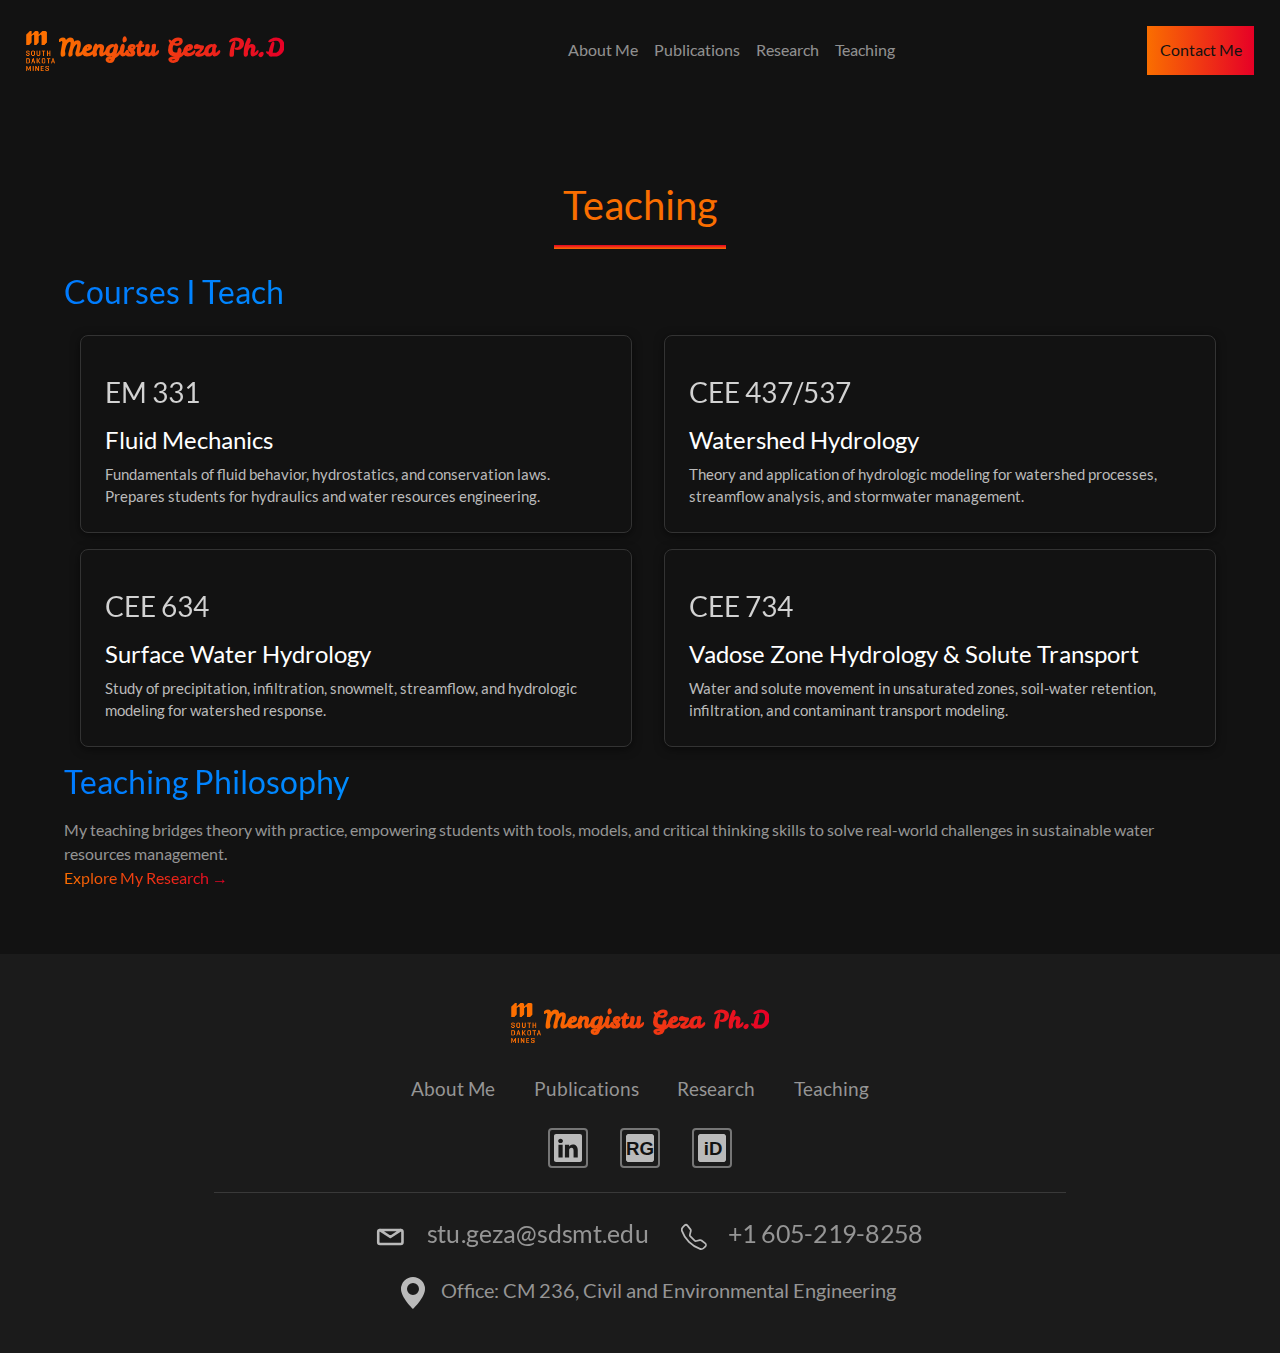
<file: html/teaching.html>
<!DOCTYPE html>
<html lang="en">

<head>
  <meta charset="UTF-8">
  <meta name="viewport" content="width=device-width, initial-scale=1.0">
  <title>Mengistu Geza Portfolio</title>
  <link href="../css/bootstrap.min.css" rel="stylesheet">
  <link rel="stylesheet" href="../css/boilerplate.css">
  <link rel="stylesheet" href="../css/styles.css">
  <link rel="stylesheet" href="../css/research.css">
</head>

<body>

  <nav class="navbar navbar-expand-md navbar-dark">
    <div class="container-fluid d-flex align-items-center justify-content-between">

      <!-- Mobile View: Toggler + Center Logo + Contact -->
      <div class="d-md-none d-flex align-items-center justify-content-between w-100 px-2">
        <!-- Toggler Button -->
        <button class="navbar-toggler custom-toggler" type="button" data-bs-toggle="offcanvas"
          data-bs-target="#mainNav">
          <div class="hamburger-lines">
            <span></span>
            <span></span>
            <span></span>
          </div>
        </button>

        <!-- Center Logo -->
        <a class="navbar-brand mx-auto text-center" href="#">
          <img src="../images/stacked.png" alt="Logo" height="40" />
          <span class="gradient-text">Mengistu Geza Ph.D</span>
        </a>

        <!-- Contact Button -->
        <div>
          <a href="#contact" class="btn contact">Contact Me</a>
        </div>
      </div>

      <!-- Desktop View -->
      <div class="collapse navbar-collapse d-none d-md-flex justify-content-between w-100">
        <!-- Left Logo -->
        <div class="me-3">
          <a class="navbar-brand" href="#">
            <img src="../images/stacked.png" alt="Logo" height="40" />
            <span class="gradient-text">Mengistu Geza Ph.D</span>
          </a>
        </div>

        <!-- Center Nav Links -->
        <ul class="navbar-nav mx-auto">
          <li class="nav-item"><a class="nav-link" href="../index.html">About Me</a></li>
          <li class="nav-item"><a class="nav-link" href="./publications.html">Publications</a></li>
          <li class="nav-item"><a class="nav-link" href="./research.html">Research</a></li>
          <li class="nav-item"><a class="nav-link" href="./teaching.html">Teaching</a></li>
        </ul>

        <!-- Right Contact Button -->
        <div>
          <a href="#contact" class="btn contact">Contact Me</a>
        </div>
      </div>

      <!-- Offcanvas for Mobile -->
      <div class="offcanvas offcanvas-start bg-dark text-white d-md-none" tabindex="-1" id="mainNav">
        <div class="offcanvas-header">
          <h5 class="offcanvas-title gradient-text">More</h5>
          <button type="button" class="btn-close btn-close-white" data-bs-dismiss="offcanvas"></button>
        </div>
        <div class="offcanvas-body">
          <ul class="navbar-nav">
            <li class="nav-item"><a class="nav-link" href="../index.html">About Me</a></li>
            <li class="nav-item"><a class="nav-link" href="./publications.html">Publications</a></li>
            <li class="nav-item"><a class="nav-link" href="./research.html">Research</a></li>
            <li class="nav-item"><a class="nav-link" href="./teaching.html">Teaching</a></li>
          </ul>
        </div>
      </div>

    </div>
  </nav>
  
  
  <section id="teaching">
  <div id="titile">
    <h1>Teaching</h1>
    <div class="custom-underline mx-auto"></div>
  </div>

  <h2 class="my-4">Courses I Teach</h2>

  <div class="projects">

    <div class="project card">
      <h3>EM 331</h3>
      <h4>Fluid Mechanics</h4>
      <p>
        Fundamentals of fluid behavior, hydrostatics, and conservation laws.
        Prepares students for hydraulics and water resources engineering.
      </p>
    </div>

    <div class="project card">
      <h3>CEE 437/537</h3>
      <h4>Watershed Hydrology</h4>
      <p>
        Theory and application of hydrologic modeling for watershed processes,
        streamflow analysis, and stormwater management.
      </p>
    </div>

    <div class="project card">
      <h3>CEE 634</h3>
      <h4>Surface Water Hydrology</h4>
      <p>
        Study of precipitation, infiltration, snowmelt, streamflow, and hydrologic modeling
        for watershed response.
      </p>
    </div>

    <div class="project card">
      <h3>CEE 734</h3>
      <h4>Vadose Zone Hydrology & Solute Transport</h4>
      <p>
        Water and solute movement in unsaturated zones, soil-water retention,
        infiltration, and contaminant transport modeling.
      </p>
    </div>

  </div>

  <h2>Teaching Philosophy</h2>
  <p>
    My teaching bridges theory with practice, empowering students with tools,
    models, and critical thinking skills to solve real-world challenges
    in sustainable water resources management.
  </p>

  <a href="research.html" class="red-links">Explore My Research →</a>
</section>


  <footer id="contact" data-aos="fade-in">
    <a class="text-center my-3" href="#">
      <img src="../images/stacked.png" alt="Logo" height="40" />
      <span class="gradient-text">Mengistu Geza Ph.D</span>
    </a>
    <div class="footer-links my-3">
      <a class="nav-link" href="index.html">About Me</a>
      <a class="nav-link" href="html/publications.html">Publications</a>
      <a class="nav-link" href="html/research.html">Research</a>
      <a class="nav-link" href="html/teaching.html">Teaching</a>
    </div>
    <div class="social-media">
      <a href="https://www.linkedin.com/in/geza-mengistu-b65273139/"><svg xmlns="http://www.w3.org/2000/svg" width="24" height="24" fill="currentColor"
          class="bi bi-linkedin" viewBox="0 0 16 16">
          <path
            d="M0 1.146C0 .513.526 0 1.175 0h13.65C15.474 0 16 .513 16 1.146v13.708c0 .633-.526 1.146-1.175 1.146H1.175C.526 16 0 15.487 0 14.854zm4.943 12.248V6.169H2.542v7.225zm-1.2-8.212c.837 0 1.358-.554 1.358-1.248-.015-.709-.52-1.248-1.342-1.248S2.4 3.226 2.4 3.934c0 .694.521 1.248 1.327 1.248zm4.908 8.212V9.359c0-.216.016-.432.08-.586.173-.431.568-.878 1.232-.878.869 0 1.216.662 1.216 1.634v3.865h2.401V9.25c0-2.22-1.184-3.252-2.764-3.252-1.274 0-1.845.7-2.165 1.193v.025h-.016l.016-.025V6.169h-2.4c.03.678 0 7.225 0 7.225z" />
        </svg></a>
      <a href="https://www.researchgate.net/profile/Mengistu-Geza"><svg xmlns="http://www.w3.org/2000/svg" width="24" height="24" viewBox="0 0 24 24" fill="#bababa">
          <circle cx="12" cy="12" r="16" stroke="none" />
          <text x="0" y="18" font-family="Arial, sans-serif" font-size="16" font-weight="bold" fill="#121212">RG</text>
        </svg>
      </a>
      <a href=""><svg xmlns="http://www.w3.org/2000/svg" width="24" height="24" viewBox="0 0 24 24" fill="currentColor">
          <circle cx="12" cy="12" r="16" />
          <text x="5" y="18" font-family="Arial, sans-serif" font-size="16" font-weight="bold" fill="#121212">iD</text>
        </svg>
      </a>
    </div>
    <hr>

    <div class="contact">
      <p class="email"><a href="mailto:stu.geza@sdsmt.edu">
          <svg xmlns="http://www.w3.org/2000/svg" width="24" height="24" fill="none" viewBox="0 0 24 24">
            <path d="M6 8h12a1 1 0 011 1v6a1 1 0 01-1 1H6a1 1 0 01-1-1V9a1 1 0 011-1zm0 0l6 4 6-4" stroke="#bababa"
              stroke-width="1.5" stroke-linecap="round" stroke-linejoin="round" />
          </svg><span>stu.geza@sdsmt.edu</span>
        </a></p>
      <p class="phone">
        <a href="tel:+16052198258">
          <svg xmlns="http://www.w3.org/2000/svg" width="10" height="16" fill="currentColor" class="bi bi-telephone"
            viewBox="0 0 16 16">
            <path
              d="M3.654 1.328a.678.678 0 0 0-1.015-.063L1.605 2.3c-.483.484-.661 1.169-.45 1.77a17.6 17.6 0 0 0 4.168 6.608 17.6 17.6 0 0 0 6.608 4.168c.601.211 1.286.033 1.77-.45l1.034-1.034a.678.678 0 0 0-.063-1.015l-2.307-1.794a.68.68 0 0 0-.58-.122l-2.19.547a1.75 1.75 0 0 1-1.657-.459L5.482 8.062a1.75 1.75 0 0 1-.46-1.657l.548-2.19a.68.68 0 0 0-.122-.58zM1.884.511a1.745 1.745 0 0 1 2.612.163L6.29 2.98c.329.423.445.974.315 1.494l-.547 2.19a.68.68 0 0 0 .178.643l2.457 2.457a.68.68 0 0 0 .644.178l2.189-.547a1.75 1.75 0 0 1 1.494.315l2.306 1.794c.829.645.905 1.87.163 2.611l-1.034 1.034c-.74.74-1.846 1.065-2.877.702a18.6 18.6 0 0 1-7.01-4.42 18.6 18.6 0 0 1-4.42-7.009c-.362-1.03-.037-2.137.703-2.877z" />
          </svg>
          <span>+1 605-219-8258</span>
        </a>
      </p>

    </div>
    <p class="my-0 h5"><svg xmlns="http://www.w3.org/2000/svg" width="16" height="16" fill="currentColor"
        class="bi bi-geo-alt-fill" viewBox="0 0 16 16">
        <path d="M8 16s6-5.686 6-10A6 6 0 0 0 2 6c0 4.314 6 10 6 10m0-7a3 3 0 1 1 0-6 3 3 0 0 1 0 6" />
      </svg>Office: CM 236, Civil and Environmental Engineering</p>
  </footer>
  <script src="../js/bootstrap.bundle.min.js"></script>
</body>

</html>
</file>
<file: css/boilerplate.css>
/* === Fonts === */
@font-face {
  font-family: 'DM Sans';
  src: url('../fonts/DM_Sans/static/DMSans-VariableFont_opsz,wght.ttf') format('truetype');
  font-weight: 100 900;
  font-style: normal;
  font-display: swap;
}

@font-face {
  font-family: 'Lato';
  src: url('../fonts/Lato-Regular.ttf') format('truetype');
  font-weight: 100 900;
  font-style: italic;
  font-display: swap;
}

@font-face {
  font-family: 'League Gothic';
  src: url('../fonts/LeagueGothic-Regular-VariableFont_wdth.ttf') format('truetype');
  font-weight: 400;
  font-stretch: 50% 200%;
}

@font-face {
  font-family: 'Leckerli One';
  src: url('../fonts/LeckerliOne-Regular.ttf') format('truetype');
  font-weight: 400;
}

/* === Global === */
body {
  font-family: 'Lato', sans-serif;
  margin: 0;
  padding: 0;
  background-color: #121212;
  min-height: 100vh;
  display: flex;
  flex-direction: column;
  color: #959595;

}

h1 {
  color: #FA6E00;
  font-family: 'Lato', sans-serif;
  margin-bottom: clamp(0.5rem, 2vw, 1rem);
  margin-top: clamp(0.5rem, 2vw, 1rem);
  text-align: center;
}

h2 {
  background: linear-gradient(to right, #007BFF, #00BFFF);
  -webkit-background-clip: text;
  -webkit-text-fill-color: transparent;
  margin-bottom: clamp(0.5rem, 2vw, 1rem);
  margin-top: clamp(0.5rem, 2vw, 1rem);
}
h3{
  background-color: #d2d2d2;
  -webkit-background-clip: text;
  -webkit-text-fill-color: transparent;
  margin-bottom: clamp(0.5rem, 2vw, 1rem);
  margin-top: clamp(0.5rem, 2vw, 1rem);
}

p {
  margin: 0;
}

a {
  text-decoration: none;
  color: #959595;
}

section {
  padding: clamp(1.5rem, 5vw, 5rem);

}

ul {
  padding: 0;
  margin: 0;
  margin-left: 1rem;
}
</file>
<file: css/styles.css>
/* === Navbar === */
nav.navbar {
  padding: clamp(0rem, 2vw, 2rem);

}

nav>div {
  padding: 0 !important;
}

/* === Logo Text === */
.gradient-text {
  background: linear-gradient(to right, #FA6E00, #E60026);
  -webkit-background-clip: text;
  -webkit-text-fill-color: transparent;
  font-weight: 600;
  font-size: clamp(1rem, 3vw, 1.5rem);
  font-family: 'Leckerli One', cursive;
}

/* === Contact Button === */
.btn.contact {
  padding: clamp(0.25rem, 1vw, 1.5rem);
  font-weight: 500;
  background: linear-gradient(to right, #FA6E00, #E60026);
  color: #121212;
  border: none;
  border-radius: 0rem;
  transition: transform 0.3s ease, box-shadow 0.3s ease;
  white-space: nowrap;

}

.btn.contact:hover {
  transform: scale(1.05);
  box-shadow: 0 0 10px rgba(250, 110, 0, 0.4);
  text-decoration: none;
  background: #FA6E00;
}

/* === Toggler (Hamburger) === */
.custom-toggler {
  background-color: rgba(255, 255, 255, 0.05);
  border: none;
  margin-right: 1rem;
  padding: 0;
  border-radius: 0.75rem;
  display: flex;
  align-items: center;
  justify-content: center;
  box-shadow: 0 0 10px rgba(250, 110, 0, 0.2);
  transition: transform 0.3s ease;

}

.custom-toggler:hover {
  transform: scale(1.05);
  background-color: rgba(255, 255, 255, 0.1);
}

/* Hamburger Lines */
.hamburger-lines {
  display: flex;
  flex-direction: column;
  justify-content: space-between;
  width: 24px;
  height: 18px;
}

.hamburger-lines span {
  height: 3px;
  border-radius: 2px;
  background: linear-gradient(to right, #FA6E00, #E60026);
  display: block;
  transition: all 0.3s ease-in-out;
}

/* === Offcanvas Menu === */
.offcanvas.offcanvas-start {
  width: clamp(200px, 40vw, 500px);
}

.offcanvas .offcanvas-title {
  font-size: 1.25rem;
}

.navbar-nav .nav-link {
  font-weight: 500;
  padding: 0.5rem 1rem;
  transition: opacity 0.3s ease;
}

.navbar-nav .nav-link:hover {
  opacity: 0.8;
  text-decoration: none;
}

#body {
  display: flex;
  gap: clamp(1rem, 2vw, 3rem);
}

.achievements-section {
  max-width: 1100px;
  flex: 1 1 0;
}
#biography{
  flex: 1.5 1 0;
  display: flex;
  flex-direction: column;
  justify-content: space-between;
  
}
.achievements-section h2 {
  color: #4DA3FF;
  font-size: 2rem;
  padding: 1rem;
}
.custom-underline {
  width: 15%;            /* or any width you like */
  height: 4px;            /* thickness of the line */
  background: linear-gradient(#E60026, #FA6E00); /* your color */
  margin-top: 8px;        /* space between text and line */
  margin-bottom: clamp(1rem, 2vw, 1.5rem);
  transition: transform 0.5s ease-in-out;

}
.custom-underline:hover{
  transform: translate(20px);
  transition: transform 0.5s ease-in-out;
  
}

.cards-container {
  display: flex;
  flex-direction: column;
  gap: 1.5rem;
  
}

.card {
  background-color: #1e1e1e;
  border-radius: 12px;
  padding: 1.5rem;
  box-shadow: 0 2px 10px rgba(0, 0, 0, 0.5);
  transition: transform 0.2s ease;
}

.card:hover{
   transform: none;
   transform: scale(1.1);
   box-shadow: 0px 0px 20px;
}

.icon {
  font-size: 1.8rem;
  margin-bottom: 1rem;
  color: #4DA3FF;
}

.card h5 {
  font-size: 1.2rem;
  margin: 0 0 0.5rem;
  color: #ffffff;
}

.card p {
  font-size: 0.95rem;
  color: #cccccc;
  line-height: 1.5;
}

/* === Home Section === */
#home {
  display: flex;
  flex-direction: row;
  align-items: stretch;
  justify-content: space-between;
  gap: clamp(1rem, 4vw, 5rem);
  padding-top: 0rem;
  padding-bottom: 0rem;
}

#home .hero-content {
  display: flex;
  flex-direction: column;
  justify-content: center;
  flex: 1 1 0;

}

#home img {
  max-width: 80%;
  height: auto;
  display: block;
  padding: auto;
  margin: auto;
}

#home .image-container {
  flex: 1 1 0;
}

#home h2 {
  font-size: clamp(2.5rem, 4.75vw, 6rem);
}

@media (max-width: 1000px) {
  #home {
    flex-direction: column;
    align-items: center;
    padding: 0%;

  }

  #home .hero-content {
    padding: 2.5rem;
    align-self: stretch;
  }

  #body{
    flex-direction: column;
  
  }
  .card{
    max-width: 600px;
  }
}

.red-links{
  align-self: flex-start;
  background: linear-gradient(to right, #FA6E00, #E60026);
  /* Customize your gradient */
  -webkit-background-clip: text;
  -webkit-text-fill-color: transparent;
  background-clip: text;
  color: transparent;
}

.red-links:hover {
  color: #FA6E00;
  background-color: white;

}

/* footer */

footer {
  display: flex;
  flex-direction: column;
  justify-content: center;
  align-items: center;
  padding: 2rem;
  margin-top: auto;
  /* gap: clamp(1rem, 2vw, 3rem); */
  background: #FFFFFF0A;

}

footer p {
  color: #959595;
  text-align: center;
  margin: 0;
}

.footer-links {
  display: flex;
  gap: clamp(0.8rem, 3vw, 3rem);
  ;
  font-size: clamp(0.9rem, 2vw, 1.2rem);
  color: #959595;
}
.email{
  transform: scale(1.3);
  margin-right:3rem;
  color: #007BFF;
    font-size: clamp(0.9rem, 2vw, 1.2rem);
}
.phone{
  transform: scale(1.3);
  margin-left:1rem;
    font-size: clamp(0.9rem, 2vw, 1.2rem);

}
.social-media {
  display: flex;
  gap: 1rem;
}

svg {
  height: 2.5rem;
  width: auto;
  color: #bababa;
  font-family: 'Leckerli One', cursive;
  padding: 4px;
  border: rgba(255, 255, 255, .4) 2px solid;
  border-radius: 4px;
  margin: 0.5rem;
}

p svg {
  border: none;
}

footer .contact {
  display: flex;
  gap: 1rem;
}

hr {
  width: 70%;
}

@media(max-width: 468px) {
  .navbar-brand span {
    display: none;
  }

  footer .contact {
    flex-direction: column;
    gap: 0rem;
  }
}


/*publications*/
.gradient-btn {
  padding: clamp(0.25rem, 1vw, 1.5rem);
  font-weight: 500;
  background: linear-gradient(to right, #FA6E00, #E60026);
  color: #121212;
  border: none;
  border-radius: 0rem;
  transition: transform 0.3s ease, box-shadow 0.3s ease;
  white-space: nowrap;

}

.gradient-btn:hover {
  transform: scale(1.05);
  box-shadow: 0 0 10px rgba(250, 110, 0, 0.4);
  text-decoration: none;
  background: #FA6E00;
  color: black;
}

p.small {
  max-width: 100ch;
  margin: auto;
  font-size: 1rem;
}

/* 
a{
  color: #FA6E00;
  text-decoration: none;
  transition: color 0.3s ease;
} */

.gradient-blue-link {
  background: linear-gradient(to right, #007BFF, #00BFFF);
  /* Deep blue gradient */
  -webkit-background-clip: text;
  -webkit-text-fill-color: transparent;
  transition: background 0.4s ease;
  text-decoration: none;
  font-weight: 500;
  border: 0px;
}

.gradient-blue-link:hover {
  background: linear-gradient(to right, #66BFFF, #B3E5FC);
  /* Lighter blue on hover */
  -webkit-background-clip: text;
  -webkit-text-fill-color: transparent;
}

.course-cards {
  display: grid;
  grid-template-columns: repeat(auto-fit, minmax(250px, 1fr));
  gap: 2rem;
}
.card {
  background-color: #121212; /* for dark mode */
  padding: 1.5rem;
  border-radius: 0.5rem;
  border: 1px solid #333;
}

.card h4{
  color: white;
}
.card p{
  color: #bababa;
}
</file>
<file: css/about.css>
#name{
    font-weight: bold;
    color: #FA6E00;
    font-size: 2rem;
    font-size: clamp(1.5rem, 5vw, 7rem);
    margin-bottom: clamp(0.5rem, 2vw, 1rem);


}
#stu{
    font-weight: bold;
    color: white;
    font-size: clamp(1.5rem, 5vw, 7rem);
}
.hero-content p {
  line-height: 1.4;   /* Tighter than default ~1.4 */
}

#name,
#stu {
  display: block;   /* Each span on its own line if you want */
}
</file>
<file: css/research.css>
.projects {
    display: flex;
    gap: 1rem;
    flex-wrap: wrap;
}

.project {
    flex: 1 1 0;
    min-width: 200px;
}

li {
    line-height: 2;
    /* Adjusted for better readability */
    /* list-style-type: none; */
}
strong{
    color: #dbdbdb;
}
#research-team {
    display: flex;
    gap: clamp(1rem, 2vw, 3rem);
}

#research-team .card {
    min-width: 400px;
}

#research-team .card:last-of-type div {
    display: none;
}
#research-team .card:last-of-type {
    border: none;
    box-shadow: none;
}
#research-team .card:last-of-type:hover {
    border: none;
    box-shadow: none;
}

.card {
    flex: 1 1 0;
    margin-left: 1rem;
}

@media(max-width:1400px) {
    .project {
        min-width: 400px;
    }

}

@media(max-width:500px) {
    .projects {
        flex-direction: column;
    }

    .project {
        min-width: 100px;
    }
}

@media(max-width:1000px) {
    #research-team {
        flex-direction: column;
    }

    #research-team .card:last-of-type {
        display: none;
    }
}

img {
    max-height: 12rem;
}
</file>
